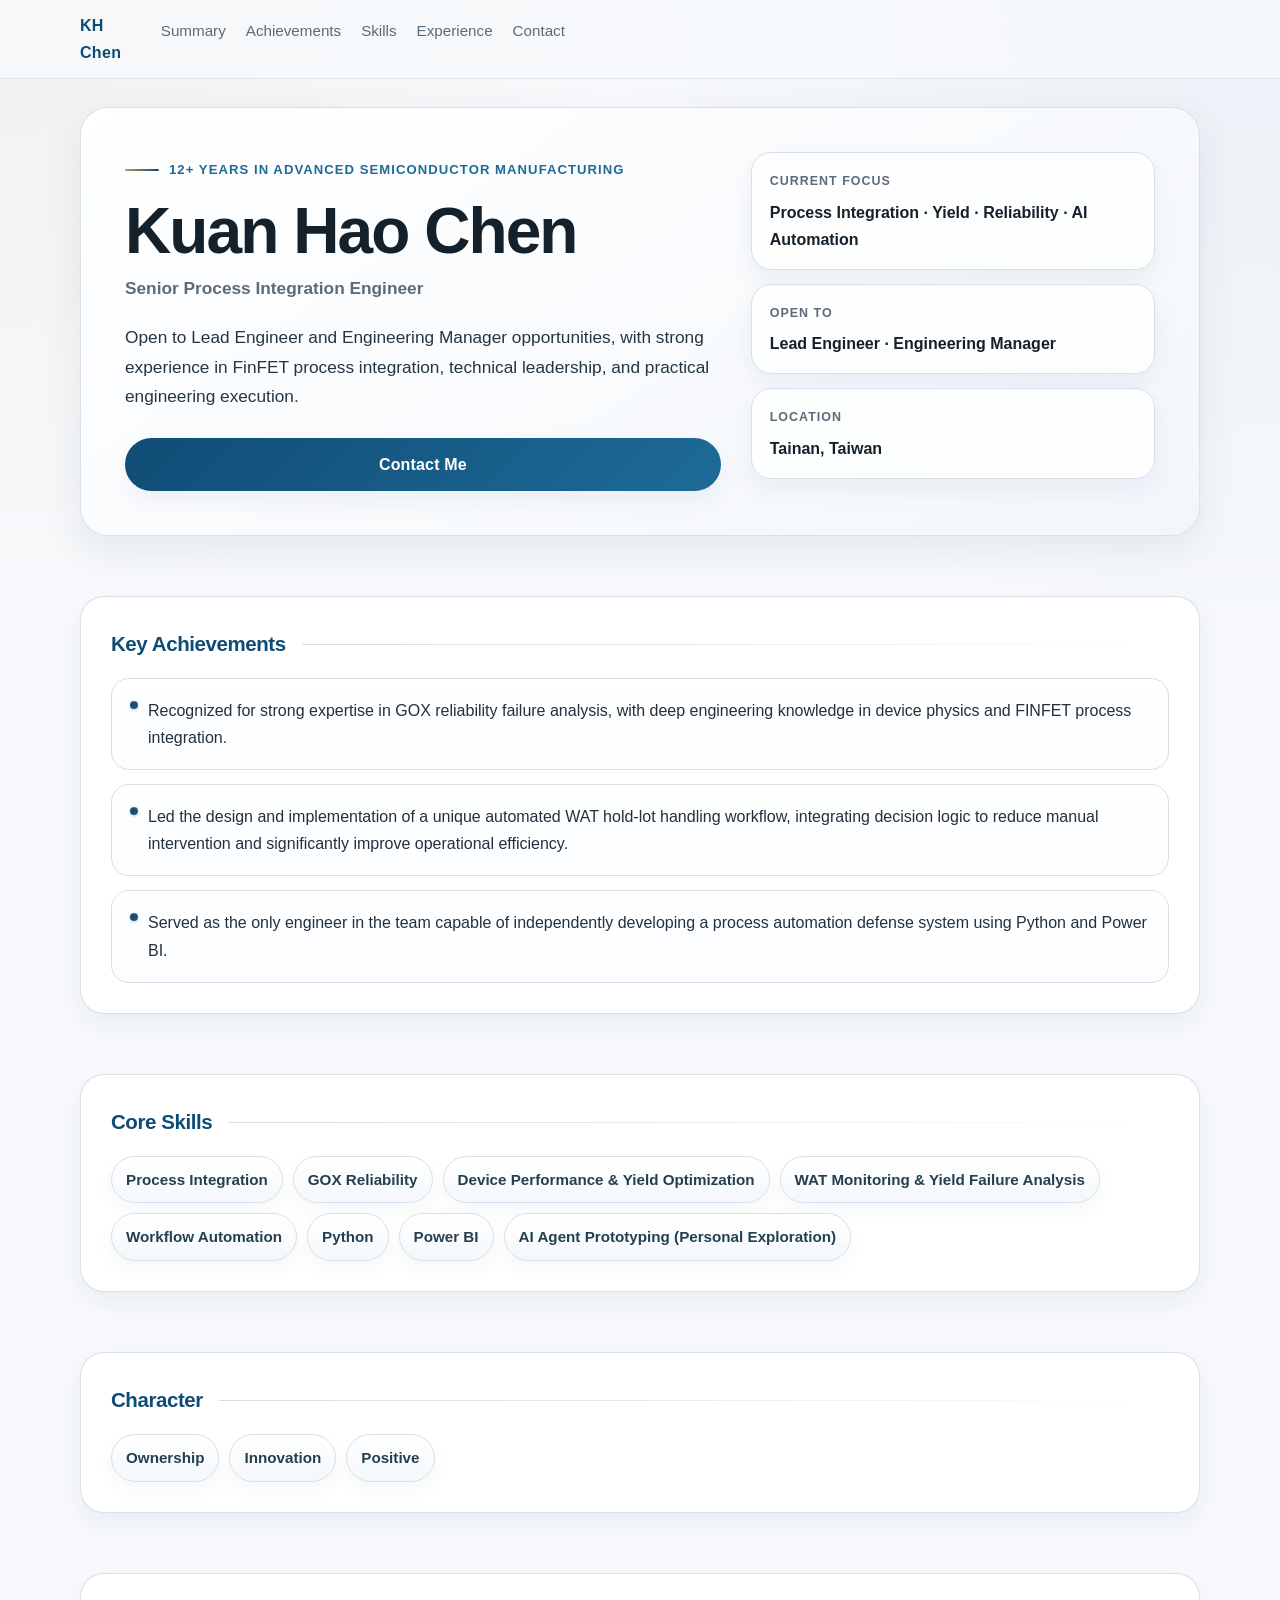
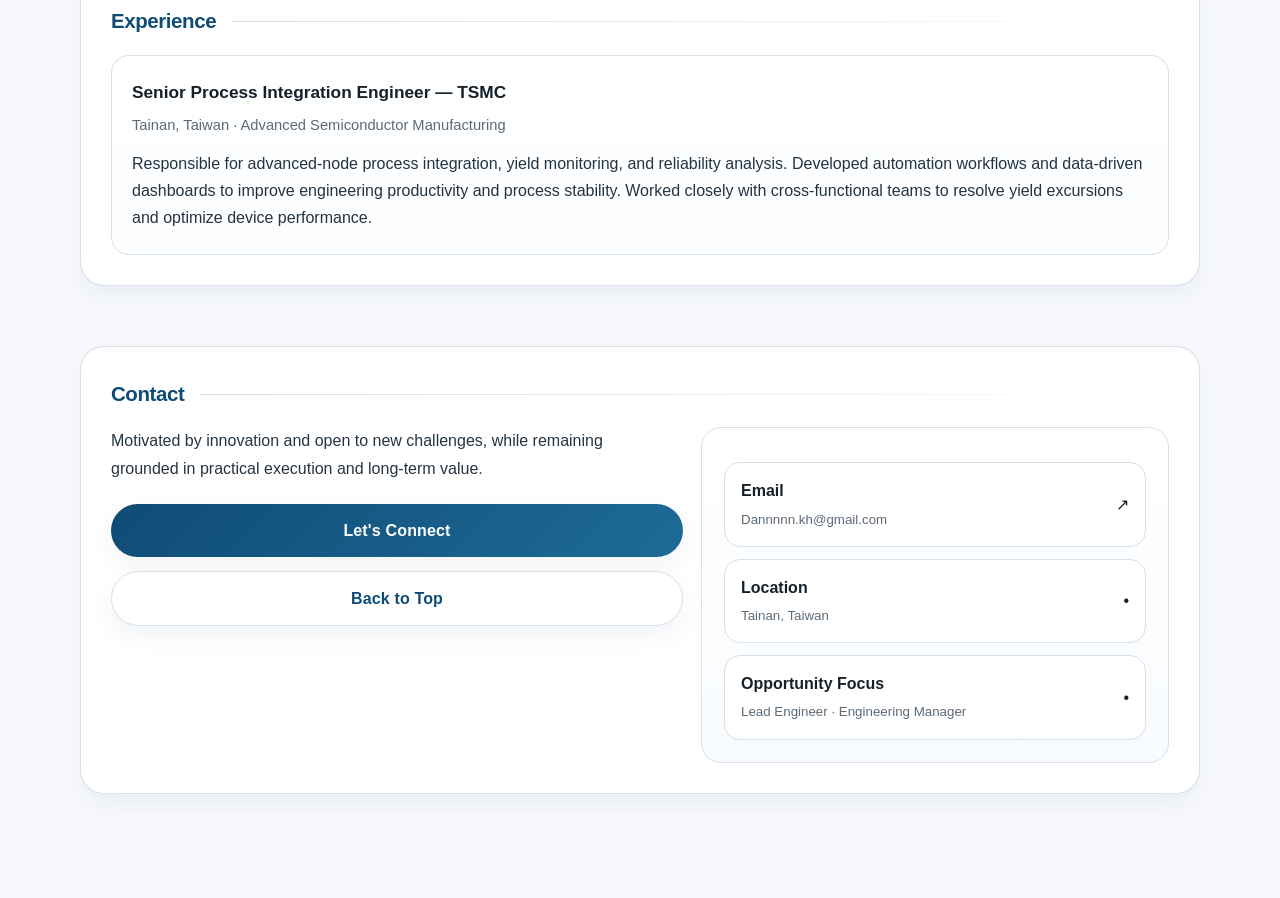
<file: index.html>
<!DOCTYPE html>
<html lang="en">
<head>
<meta charset="UTF-8" />
<meta name="viewport" content="width=device-width, initial-scale=1.0" />
<title>KH Chen | Senior Process Integration Engineer</title>
<meta name="description" content="KH Chen - Senior Process Integration Engineer with 12+ years of experience in advanced semiconductor manufacturing. Open to Lead Engineer and Engineering Manager opportunities." />
<style>
:root{
  --bg:#f7f9fc;
  --surface:#ffffff;
  --surface-2:#f2f6fb;
  --text:#14212b;
  --muted:#5c6b78;
  --line:#d6e0ea;
  --primary:#0f4c75;
  --primary-2:#1e6b98;
  --gold:#b9964f;
  --gold-soft:rgba(185,150,79,.16);
  --shadow:0 14px 40px rgba(17,51,78,.08);
  --shadow-soft:0 10px 24px rgba(17,51,78,.06);
  --radius:18px;
  --container:1120px;
  --ease:cubic-bezier(.22,.61,.36,1);
}

*{box-sizing:border-box}
html{scroll-behavior:smooth}
body{
  padding-top:0;

  margin:0;
  min-height:100vh;
  font-family:Inter, "Segoe UI", Arial, Helvetica, sans-serif;
  background:
    radial-gradient(circle at top right, rgba(30,107,152,.06), transparent 24%),
    radial-gradient(circle at top left, rgba(185,150,79,.08), transparent 22%),
    var(--bg);
  color:var(--text);
  line-height:1.7;
  -webkit-font-smoothing:antialiased;
  text-rendering:optimizeLegibility;
}
::selection{background:rgba(15,76,117,.14)}
a{color:var(--primary);text-decoration:none}
img{max-width:100%}

a:focus-visible, button:focus-visible, .btn:focus-visible{
  outline:3px solid rgba(185,150,79,.45);
  outline-offset:3px;
}


.container{
  width:min(var(--container), calc(100% - 32px));
  margin:0 auto;
}

.topbar{
  position:sticky;
  top:0;
  z-index:40;
  backdrop-filter: blur(12px);
  background:rgba(247,249,252,.82);
  border-bottom:1px solid rgba(214,224,234,.75);
}
.topbar-inner{
  display:flex;
  justify-content:space-between;
  align-items:center;
  min-height:72px;
  gap:16px;
}
.brand{
  font-weight:800;
  letter-spacing:.02em;
  color:var(--primary);
}
.nav{
  display:flex;
  gap:20px;
  flex-wrap:wrap;
}
.nav a{
  position:relative;
  color:var(--muted);
  font-size:.95rem;
  padding:6px 0;
  transition:color .25s var(--ease);
}
.nav a::after{
  content:"";
  position:absolute;
  left:0;
  bottom:0;
  width:0;
  height:2px;
  background:linear-gradient(90deg, var(--primary), var(--gold));
  transition:width .28s var(--ease);
}
.nav a:hover{color:var(--primary)}
.nav a:hover::after{width:100%}

.hero{
  padding:72px 0 40px;
}
.hero-card{
  position:relative;
  overflow:hidden;
  background:linear-gradient(145deg, rgba(255,255,255,.96), rgba(242,246,251,.96));
  border:1px solid rgba(214,224,234,.95);
  box-shadow:var(--shadow);
  border-radius:28px;
  padding:44px;
}
.hero-card::before{
  content:"";
  position:absolute;
  inset:0;
  background:
    linear-gradient(120deg, transparent 0%, rgba(255,255,255,.48) 40%, transparent 80%);
  transform:translateX(-120%);
  transition:transform .9s var(--ease);
  pointer-events:none;
}
.hero-card:hover::before{
  transform:translateX(120%);
}
.hero-grid{
  display:grid;
  grid-template-columns:1.4fr .95fr;
  gap:30px;
  align-items:start;
}
.eyebrow{
  display:inline-flex;
  align-items:center;
  gap:10px;
  font-size:.82rem;
  letter-spacing:.08em;
  text-transform:uppercase;
  color:var(--primary-2);
  font-weight:700;
}
.eyebrow::before{
  content:"";
  width:34px;
  height:2px;
  border-radius:999px;
  background:linear-gradient(90deg, var(--gold), var(--primary));
}
h1{
  font-size:clamp(2.3rem, 5vw, 4.4rem);
  line-height:1.04;
  margin:16px 0 10px;
  letter-spacing:-.03em;
}
.hero-title{
  font-size:1.08rem;
  color:var(--muted);
  font-weight:600;
  margin:0 0 20px;
}
.lead{
  scroll-margin-top:18px;
  font-size:1.08rem;
  color:#253643;
  max-width:760px;
  margin:0 0 26px;
}
.hero-actions{
  display:flex;
  gap:14px;
  flex-wrap:wrap;
  margin-top:22px;
}
.btn{
  appearance:none;
  border:none;
  cursor:pointer;
  display:inline-flex;
  align-items:center;
  justify-content:center;
  gap:10px;
  padding:13px 18px;
  border-radius:999px;
  font-weight:700;
  letter-spacing:.01em;
  transition:
    transform .22s var(--ease),
    box-shadow .25s var(--ease),
    background .25s var(--ease),
    color .25s var(--ease),
    border-color .25s var(--ease);
  box-shadow:var(--shadow-soft);
}
.btn:hover{
  transform:translateY(-2px);
}
.btn:active{
  transform:translateY(0) scale(.985);
}
.btn-primary{
  color:#fff;
  background:linear-gradient(135deg, var(--primary), var(--primary-2));
}
.btn-primary:hover{
  box-shadow:0 16px 34px rgba(15,76,117,.22);
}
.btn-secondary{
  color:var(--primary);
  background:#fff;
  border:1px solid var(--line);
}
.btn-secondary:hover{
  background:var(--surface-2);
  border-color:#b8c9d8;
}
.hero-side{
  display:grid;
  gap:14px;
}
.info-card{
  background:rgba(255,255,255,.8);
  border:1px solid var(--line);
  border-radius:20px;
  padding:18px 18px 16px;
  box-shadow:var(--shadow-soft);
  transition:transform .28s var(--ease), box-shadow .28s var(--ease), border-color .28s var(--ease);
}
.info-card:hover{
  transform:translateY(-4px);
  border-color:#bfd0de;
  box-shadow:0 16px 36px rgba(17,51,78,.09);
}
.info-label{
  margin:0 0 6px;
  font-size:.78rem;
  letter-spacing:.08em;
  text-transform:uppercase;
  color:var(--muted);
  font-weight:700;
}
.info-value{
  margin:0;
  color:var(--text);
  font-weight:700;
}

section{
  padding:20px 0;
}
.section-card{
  background:var(--surface);
  border:1px solid rgba(214,224,234,.96);
  border-radius:24px;
  box-shadow:var(--shadow-soft);
  padding:30px;
  margin:0 0 20px;
  transition:transform .25s var(--ease), box-shadow .25s var(--ease);
}
.section-card:hover{
  transform:translateY(-2px);
  box-shadow:0 14px 34px rgba(17,51,78,.08);
}
.section-head{
  display:flex;
  align-items:center;
  justify-content:space-between;
  gap:16px;
  margin-bottom:16px;
}
.section-head h2{
  margin:0;
  font-size:1.28rem;
  color:var(--primary);
  letter-spacing:-.02em;
}
.section-rule{
  flex:1;
  height:1px;
  background:linear-gradient(90deg, rgba(15,76,117,.18), rgba(185,150,79,.18), transparent);
}

.achievement-list{
  list-style:none;
  padding:0;
  margin:0;
  display:grid;
  gap:14px;
}
.achievement-list li{
  position:relative;
  padding:18px 18px 18px 36px;
  background:linear-gradient(180deg, #fff, #fbfdff);
  border:1px solid var(--line);
  border-radius:18px;
  color:#22313d;
  transition:transform .22s var(--ease), border-color .22s var(--ease), background .22s var(--ease);
}
.achievement-list li:hover{
  transform:translateY(-2px);
  border-color:#bfd0de;
  background:#fff;
}

.achievement-list li::before{
  content:"";
  position:absolute;
  left:18px;
  top:22px;
  width:8px;
  height:8px;
  border-radius:50%;
  background:linear-gradient(135deg,#0f3c5f 0%, #1e5f8a 100%);
  box-shadow:
    inset 0 1px 1px rgba(255,255,255,.25),
    0 1px 3px rgba(15,60,95,.25);
}



.tags{
  display:flex;
  flex-wrap:wrap;
  gap:10px;
  align-items:center;
}
.tag{
  padding:10px 14px;
  border-radius:999px;
  background:linear-gradient(180deg, #fff, #f4f8fb);
  border:1px solid var(--line);
  color:#24404f;
  font-size:.95rem;
  font-weight:600;
  box-shadow:0 8px 18px rgba(17,51,78,.04);
  transition:transform .2s var(--ease), box-shadow .2s var(--ease), border-color .2s var(--ease);
}
.tag:hover{
  transform:translateY(-2px);
  border-color:#bfd0de;
  box-shadow:0 12px 24px rgba(17,51,78,.08);
}

.exp-grid{
  display:grid;
  gap:18px;
}
.exp-item{
  border:1px solid var(--line);
  border-radius:18px;
  padding:22px 20px;
  background:linear-gradient(180deg, #fff, #fbfdff);
}
.exp-item h3{
  margin:0 0 6px;
  font-size:1.08rem;
  color:var(--text);
}
.exp-meta{
  font-size:.92rem;
  color:var(--muted);
  margin-bottom:12px;
}
.exp-item p{
  margin:0;
  color:#233441;
}

.contact-grid{
  display:grid;
  grid-template-columns:1.1fr .9fr;
  gap:18px;
}
.contact-note{
  margin:0 0 16px;
  color:#253643;
  max-width:56ch;
}
.contact-panel{
  border:1px solid var(--line);
  border-radius:20px;
  padding:22px;
  background:linear-gradient(180deg, #fff, #f8fbfe);
}
.contact-links{
  display:grid;
  gap:12px;
  margin-top:12px;
}
.contact-link{
  display:flex;
  align-items:center;
  justify-content:space-between;
  gap:16px;
  padding:14px 16px;
  border-radius:16px;
  border:1px solid var(--line);
  background:#fff;
  color:var(--text);
  transition:transform .22s var(--ease), border-color .22s var(--ease), box-shadow .22s var(--ease);
}
.contact-link:hover{
  transform:translateY(-2px);
  border-color:#bfd0de;
  box-shadow:0 12px 26px rgba(17,51,78,.08);
}
.contact-link small{
  color:var(--muted);
}
.footer{
  padding:24px 0 40px;
  color:var(--muted);
  font-size:.92rem;
}

/* entrance animation */
.reveal{
  opacity:1;
  transform:none;

  opacity:0;
  transform:translateY(18px);
  transition:opacity .7s var(--ease), transform .7s var(--ease);
}
.reveal.show{
  opacity:1;
  transform:none;
}

/* mobile */
@media (max-width: 900px){
  .hero-grid,
  .contact-grid{
    grid-template-columns:1fr;
  }
  .hero-card{
    padding:28px 22px;
    border-radius:24px;
  }
  .section-card{
    padding:22px 18px;
  }
  .topbar-inner{
    min-height:64px;
  }
  .nav{
    gap:14px;
  }
}
@media (max-width: 560px){
  .container{
    width:min(var(--container), calc(100% - 20px));
  }
  .topbar{
    position:static;
  }
  .topbar-inner{
    display:block;
    padding:12px 0;
  }
  .brand{
    display:block;
    margin-bottom:10px;
  }
  .nav{
    display:flex;
    gap:14px;
    overflow-x:auto;
    overflow-y:hidden;
    flex-wrap:nowrap;
    white-space:nowrap;
    -webkit-overflow-scrolling:touch;
    scrollbar-width:none;
    padding-bottom:2px;
  }
  .nav::-webkit-scrollbar{
    display:none;
  }
  .hero{
    padding-top:24px;
  }
  .hero-actions{
    flex-direction:column;
    align-items:stretch;
  }
  .btn{
    width:100%;
  }
  .hero-card,
  .section-card{
    border-radius:20px;
  }
  .achievement-list li{
    padding:16px 14px 16px 46px;
  }
  .achievement-list li::before{
    left:14px;
  }
  
}
  .hero{
    padding-top:28px;
  }
  .hero-actions{
    flex-direction:column;
    align-items:stretch;
  }
  .btn{
    width:100%;
  }
  .topbar-inner{
    align-items:flex-start;
    padding:12px 0;
  }
  .nav{
    display:flex;
    overflow-x:auto;
    flex-wrap:nowrap;
    white-space:nowrap;
    width:100%;
    padding-bottom:4px;
    scrollbar-width:none;
  }
  .nav::-webkit-scrollbar{
    display:none;
  }
}
</style>
</head>
<body id="top">
  <header class="topbar">
    <div class="container topbar-inner">
      <div class="brand">KH Chen</div>
      <nav class="nav" aria-label="Primary">
        <a href="#summary">Summary</a>
        <a href="#achievements">Achievements</a>
        <a href="#skills">Skills</a>
        <a href="#experience">Experience</a>
        <a href="#contact">Contact</a>
      </nav>
    </div>
  </header>

  <main>
    <section class="hero" id="summary">
      <div class="container">
        <div class="hero-card reveal">
          <div class="hero-grid">
            <div>
              <div class="eyebrow">12+ Years in Advanced Semiconductor Manufacturing</div>
              <h1>Kuan Hao Chen</h1>
              <p class="hero-title">Senior Process Integration Engineer</p>
              <p class="lead">Open to Lead Engineer and Engineering Manager opportunities, with strong experience in FinFET process integration, technical leadership, and practical engineering execution.</p>
              <div class="hero-actions">
                <a class="btn btn-primary" href="#contact">Contact Me</a>
              </div>
            </div>
            <aside class="hero-side">
              <div class="info-card">
                <p class="info-label">Current Focus</p>
                <p class="info-value">Process Integration · Yield · Reliability · AI Automation</p>
              </div>
              <div class="info-card">
                <p class="info-label">Open To</p>
                <p class="info-value">Lead Engineer · Engineering Manager</p>
              </div>
              <div class="info-card">
                <p class="info-label">Location</p>
                <p class="info-value">Tainan, Taiwan</p>
              </div>
            </aside>
          </div>
        </div>
      </div>
    </section>

    <section id="achievements">
      <div class="container">
        <div class="section-card reveal">
          <div class="section-head">
            <h2>Key Achievements</h2>
            <div class="section-rule"></div>
          </div>
          <ul class="achievement-list">
            <li>Recognized for strong expertise in GOX reliability failure analysis, with deep engineering knowledge in device physics and FINFET process integration.</li>
            <li>Led the design and implementation of a unique automated WAT hold-lot handling workflow, integrating decision logic to reduce manual intervention and significantly improve operational efficiency.</li>
            <li>Served as the only engineer in the team capable of independently developing a process automation defense system using Python and Power BI.</li>
          </ul>
        </div>
      </div>
    </section>

    <section id="skills">
      <div class="container">
        <div class="section-card reveal">
          <div class="section-head">
            <h2>Core Skills</h2>
            <div class="section-rule"></div>
          </div>
          <div class="tags">
            <span class="tag">Process Integration</span>
            <span class="tag">GOX Reliability</span>
            <span class="tag">Device Performance &amp; Yield Optimization</span>
            <span class="tag">WAT Monitoring &amp; Yield Failure Analysis</span>
            <span class="tag">Workflow Automation</span>
            <span class="tag">Python</span>
            <span class="tag">Power BI</span>
            <span class="tag">AI Agent Prototyping (Personal Exploration)</span>
          </div>
        </div>
      </div>
    </section>

    <section id="character">
      <div class="container">
        <div class="section-card reveal">
          <div class="section-head">
            <h2>Character</h2>
            <div class="section-rule"></div>
          </div>
          <div class="tags">
            <span class="tag">Ownership</span>
            <span class="tag">Innovation</span>
            <span class="tag">Positive</span>
          </div>
        </div>
      </div>
    </section>

    <section id="experience">
      <div class="container">
        <div class="section-card reveal">
          <div class="section-head">
            <h2>Experience</h2>
            <div class="section-rule"></div>
          </div>
          <div class="exp-grid">
            <article class="exp-item">
              <h3>Senior Process Integration Engineer — TSMC</h3>
              <div class="exp-meta">Tainan, Taiwan · Advanced Semiconductor Manufacturing</div>
              <p>
                Responsible for advanced-node process integration, yield monitoring, and reliability analysis. Developed automation workflows and data-driven dashboards to improve engineering productivity and process stability. Worked closely with cross-functional teams to resolve yield excursions and optimize device performance.
              </p>
            </article>
          </div>
        </div>
      </div>
    </section>

    <section id="contact">
      <div class="container">
        <div class="section-card reveal">
          <div class="section-head">
            <h2>Contact</h2>
            <div class="section-rule"></div>
          </div>
          <div class="contact-grid">
            <div>
              <p class="contact-note">
                Motivated by innovation and open to new challenges, while remaining grounded in practical execution and long-term value.
              </p>
              <div class="hero-actions">
                <a class="btn btn-primary" href="mailto:Dannnnn.kh@gmail.com">Let's Connect</a>
                <a class="btn btn-secondary" href="#top">Back to Top</a>
              </div>
            </div>
            <div class="contact-panel">
              <div class="contact-links">
                <a class="contact-link" href="mailto:Dannnnn.kh@gmail.com">
                  <span>
                    <strong>Email</strong><br />
                    <small>Dannnnn.kh@gmail.com</small>
                  </span>
                  <span>↗</span>
                </a>
                <div class="contact-link">
                  <span>
                    <strong>Location</strong><br />
                    <small>Tainan, Taiwan</small>
                  </span>
                  <span>•</span>
                </div>
                <div class="contact-link">
                  <span>
                    <strong>Opportunity Focus</strong><br />
                    <small>Lead Engineer · Engineering Manager</small>
                  </span>
                  <span>•</span>
                </div>
              </div>
            </div>
          </div>
        </div>
        <div class="footer"></div>
      </div>
    </section>
  </main>

<script>
const observer = new IntersectionObserver((entries) => {
  entries.forEach((entry) => {
    if (entry.isIntersecting) {
      entry.target.classList.add('show');
      observer.unobserve(entry.target);
    }
  });
}, { threshold: 0.12 });

document.querySelectorAll('.reveal').forEach((el) => observer.observe(el));

document.querySelectorAll('.btn, .contact-link, .tag, .info-card, .achievement-list li').forEach((el) => {
  el.addEventListener('pointerenter', () => {
    el.style.willChange = 'transform';
  });
  el.addEventListener('pointerleave', () => {
    el.style.willChange = 'auto';
  });
});
</script>
</body>
</html>

<style>
@media (max-width:768px){
  .hero-card,.section-card{
    opacity:1 !important;
    transform:none !important;
  }
}
</style>
</file>
